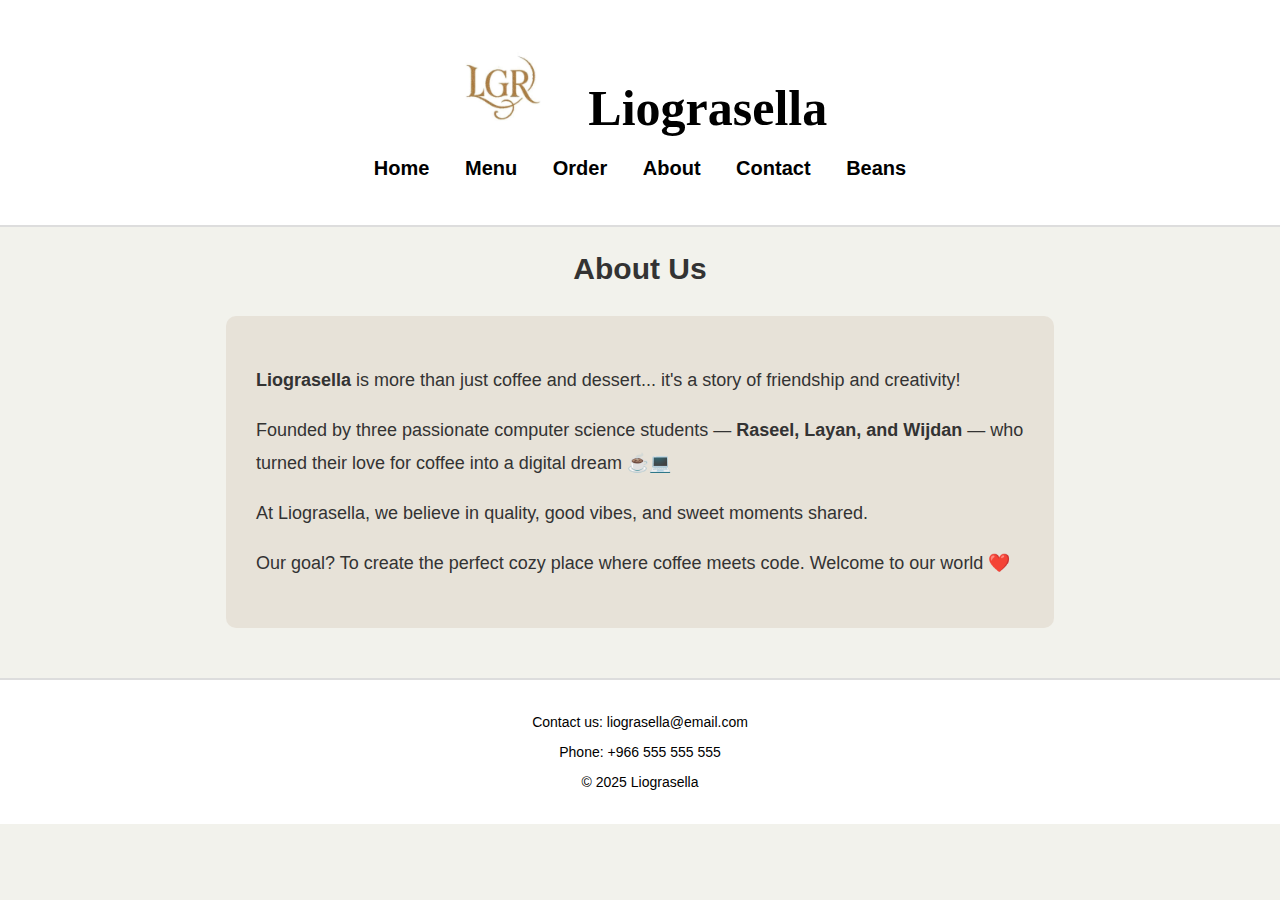
<file: about.html>
﻿<!DOCTYPE html>
<html>
<head>
    <title>About Liograsella</title>
    <link rel="stylesheet" href="style.css">
</head>
<body>

    <header>
        <div class="logo-container">
            <img src="logoo.jpg" alt="Liograsella Logo" class="header-logo">
            <span class="site-name">Liograsella</span>
        </div>
        <ul>
            <li><a href="home.html">Home</a></li>
            <li><a href="menu.html">Menu</a></li>
            <li><a href="order.html">Order</a></li>
            <li><a href="about.html">About</a></li>
            <li><a href="contact.html"> Contact</a></li>
            <li><a href="beans.html">Beans</a></li>

        </ul>
    </header>

    <h2>About Us</h2>

    <div class="about-box">
        <p><strong>Liograsella</strong> is more than just coffee and dessert... it's a story of friendship and creativity!</p>
        <p>Founded by three passionate computer science students — <strong>Raseel, Layan, and Wijdan</strong> — who turned their love for coffee into a digital dream ☕💻</p>
        <p>At Liograsella, we believe in quality, good vibes, and sweet moments shared.</p>
        <p>
            Our goal? To create the perfect cozy place where coffee meets code. Welcome to our world ❤️
        </p>
    </div>

    <footer>
        <p>Contact us: liograsella@email.com</p>
        <p>Phone: +966 555 555 555</p>
        <p>© 2025 Liograsella</p>
    </footer>

</body>
</html>
</file>
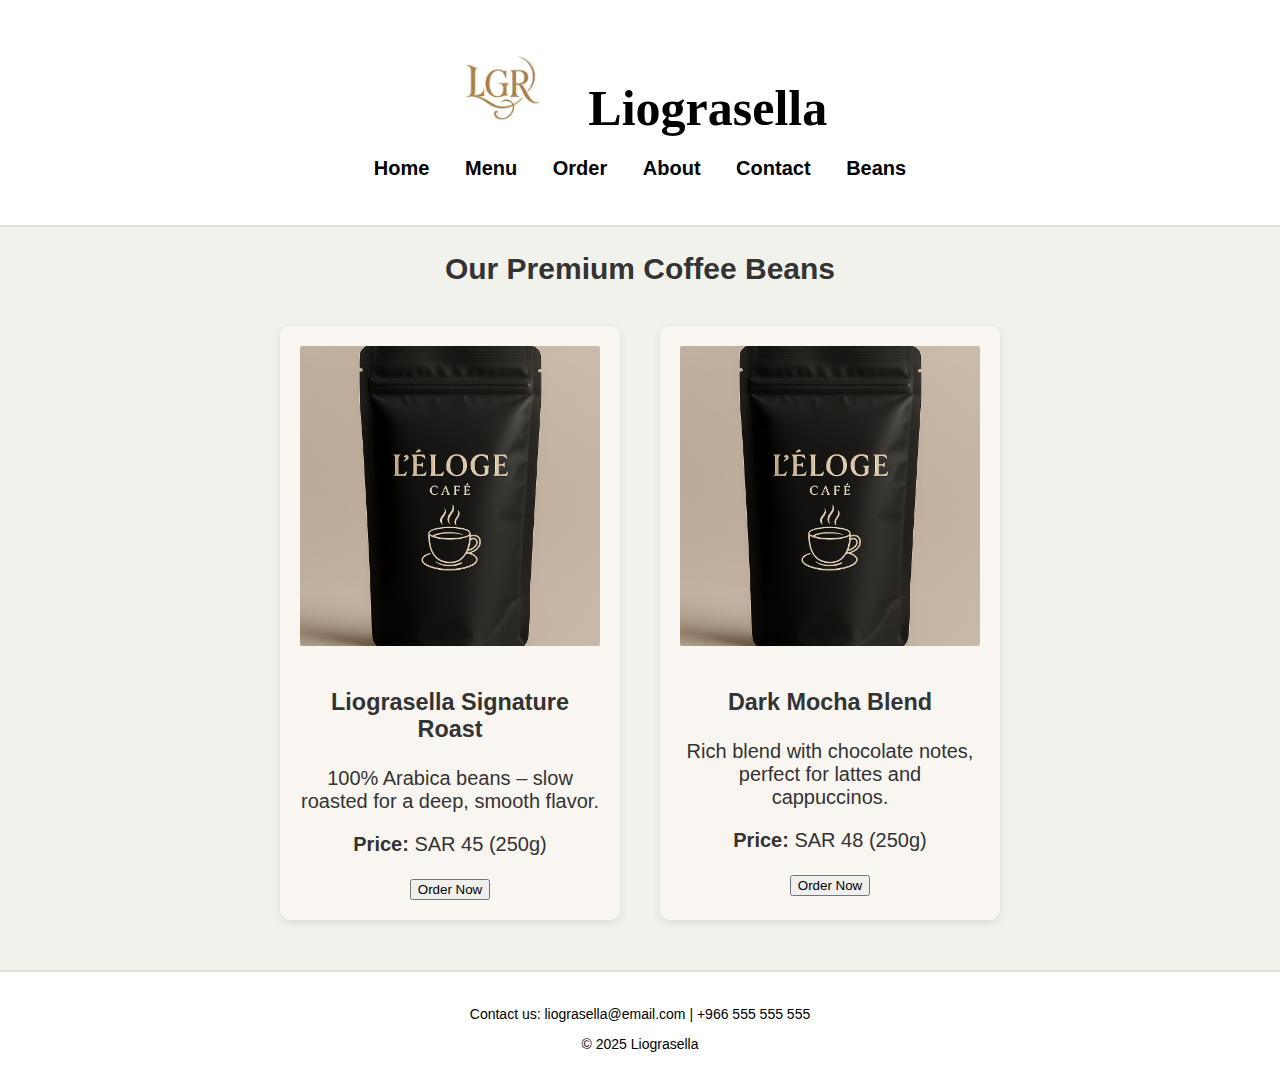
<file: beans.html>
﻿<!DOCTYPE html>
<html>
<head>
    <title>Our Coffee Beans - Liograsella</title>
    <link rel="stylesheet" href="style.css">
</head>
<body>

    <header>
        <div class="logo-container">
            <img src="logoo.jpg" alt="Liograsella Logo" class="header-logo">
            <span class="site-name">Liograsella</span>
        </div>
        <ul>
            <li><a href="home.html">Home</a></li>
            <li><a href="menu.html">Menu</a></li>
            <li><a href="order.html">Order</a></li>
            <li><a href="about.html">About</a></li>
            <li><a href="contact.html">Contact</a></li>
            <li><a href="beans.html">Beans</a></li>
        </ul>
    </header>

    <main>
        <h2>Our Premium Coffee Beans</h2>

        <div class="beans-container">

            <div class="bean-item">
                <img src="b1.png" alt="Liograsella Signature Roast">
                <h3>Liograsella Signature Roast</h3>
                <p>100% Arabica beans – slow roasted for a deep, smooth flavor.</p>
                <p><strong>Price:</strong> SAR 45 (250g)</p>
                <a href="order.html"><button>Order Now</button></a>
            </div>

            <div class="bean-item">
                <img src="b1.png" alt="Dark Mocha Blend">
                <h3>Dark Mocha Blend</h3>
                <p>Rich blend with chocolate notes, perfect for lattes and cappuccinos.</p>
                <p><strong>Price:</strong> SAR 48 (250g)</p>
                <a href="order.html"><button>Order Now</button></a>
            </div>

        </div>
    </main>
    <footer>
        <p>Contact us: liograsella@email.com | +966 555 555 555</p>
        <p>© 2025 Liograsella</p>
    </footer>

</body>
</html>
</file>
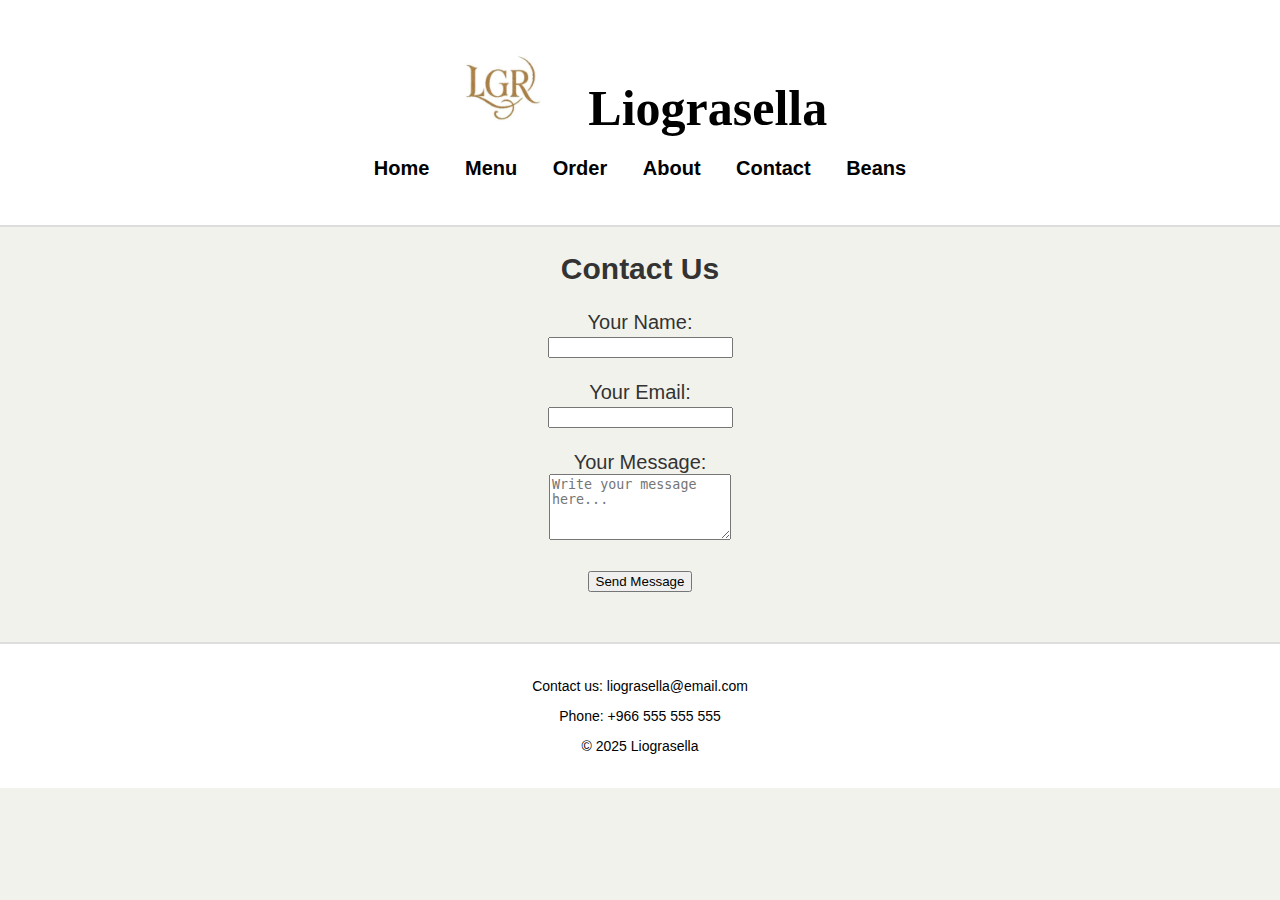
<file: contact.html>
﻿<!DOCTYPE html>
<html>
<head>
    <title>Contact Liograsella</title>
    <link rel="stylesheet" href="style.css">
</head>
<body>

    <header>
        <div class="logo-container">
            <img src="logoo.jpg" alt="Liograsella Logo" class="header-logo">
            <span class="site-name">Liograsella</span>
        </div>
        <ul>
            <li><a href="home.html">Home</a></li>
            <li><a href="menu.html">Menu</a></li>
            <li><a href="order.html">Order</a></li>
            <li><a href="about.html">About</a></li>
            <li><a href="contact.html">Contact</a></li>
            <li><a href="beans.html">Beans</a></li>

        </ul>
    </header>

    <h2>Contact Us</h2>

    <form id="contactForm">
        <label>Your Name:</label><br>
        <input type="text" required><br><br>

        <label>Your Email:</label><br>
        <input type="email" required><br><br>

        <label>Your Message:</label><br>
        <textarea rows="4" placeholder="Write your message here..." required></textarea><br><br>

        <button type="submit">Send Message</button>
    </form>

    <p id="message" style="display: none; color: green; font-weight: bold;">
        Thank you! Your message has been sent 💌
    </p>

    <footer>
        <p>Contact us: liograsella@email.com</p>
        <p>Phone: +966 555 555 555</p>
        <p>© 2025 Liograsella</p>
    </footer>

    <!-- JavaScript البسيط -->
    <script>
    document.getElementById("contactForm").onsubmit = function(e) {
      e.preventDefault();
      document.getElementById("message").style.display = "block";
    }
    </script>

</body>
</html>
</file>
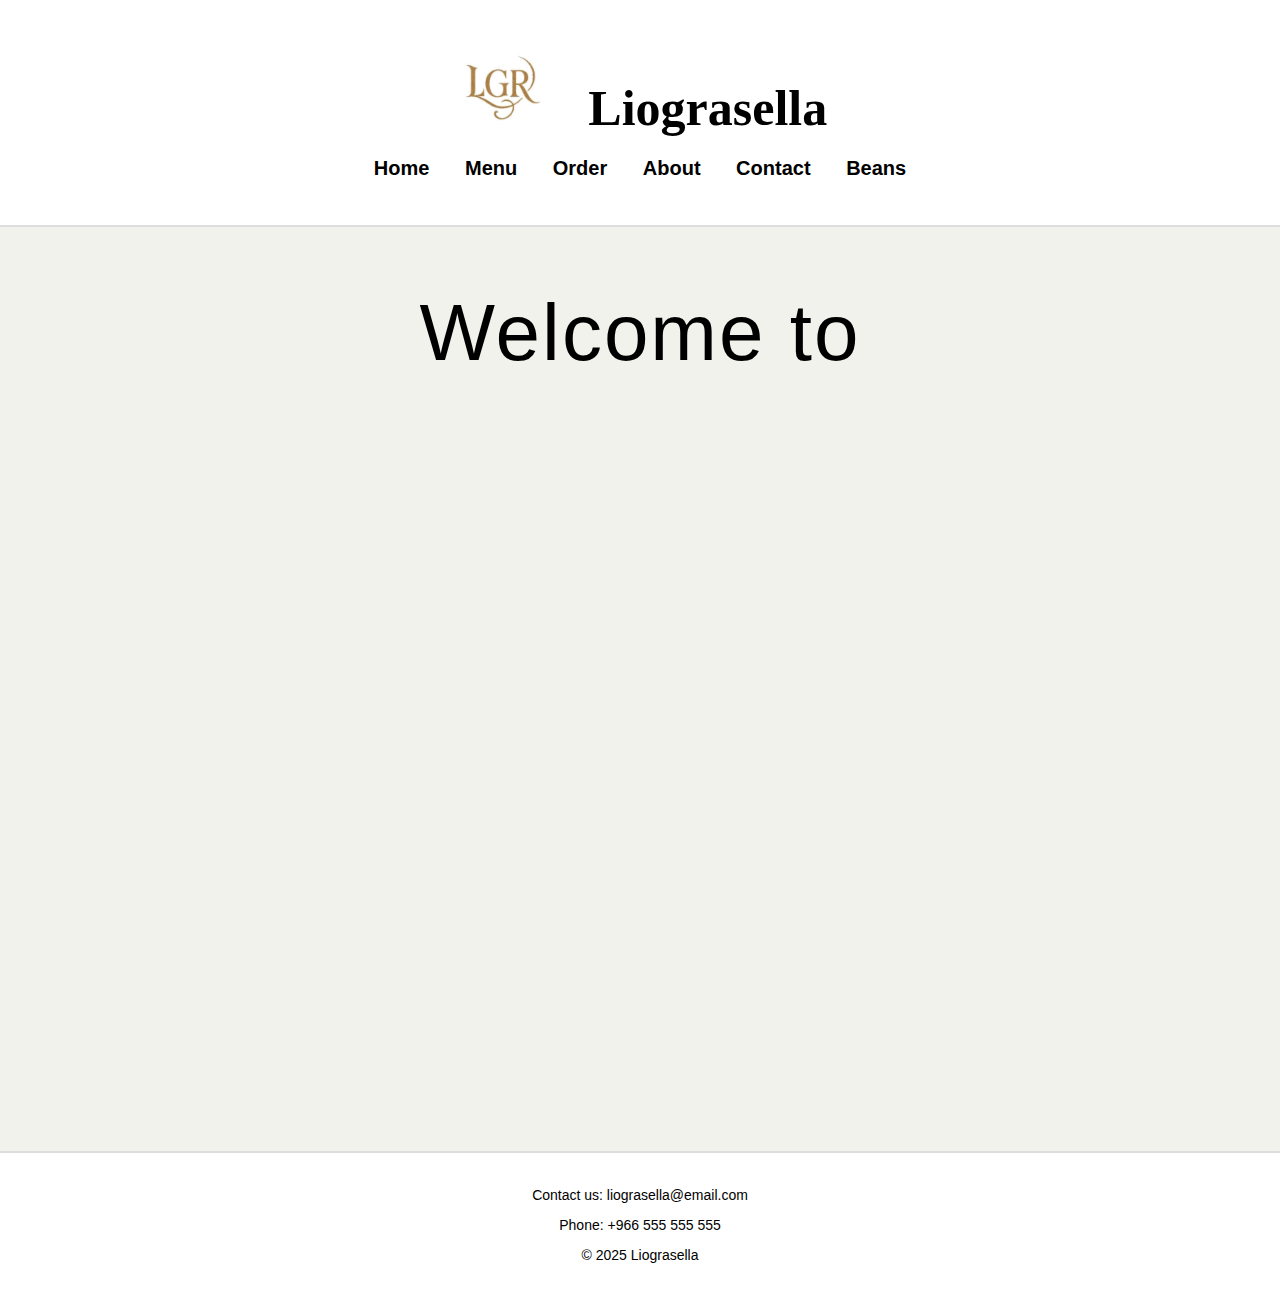
<file: home.html>
﻿<!DOCTYPE html>
<html>
<head>
    <title>Liograsella</title>
    <link rel="stylesheet" href="style.css">
</head>
<body>

    <header>
        <div class="logo-container">
            <img src="logoo.jpg" alt="Liograsella Logo" class="header-logo">
            <span class="site-name">Liograsella</span>
        </div>
        <ul>
            <li><a href="home.html">Home</a></li>
            <li><a href="menu.html">Menu</a></li>
            <li><a href="order.html">Order</a></li>
            <li><a href="about.html">About</a></li>
            <li><a href="contact.html"> Contact</a></li>
            <li><a href="beans.html">Beans</a></li>

        </ul>
    </header>

    <main>
        <p class="welcome-line">Welcome to</p>
        <img src="logo.jpg" alt="Liograsella Logo" class="main-logo">
        <p class="tagline">Your cozy spot for coffee, desserts, and good vibes ✨</p>
        <a href="menu.html" class="start-btn">Start Order</a>
    </main>
    <br>
    <br>

    <br>    <br>    <br>    <br>    <br>    <br>

    <footer>
        <p>Contact us: liograsella@email.com</p>
        <p>Phone: +966 555 555 555</p>
        <p>© 2025 Liograsella</p>
    </footer>

</body>
</html>
</file>
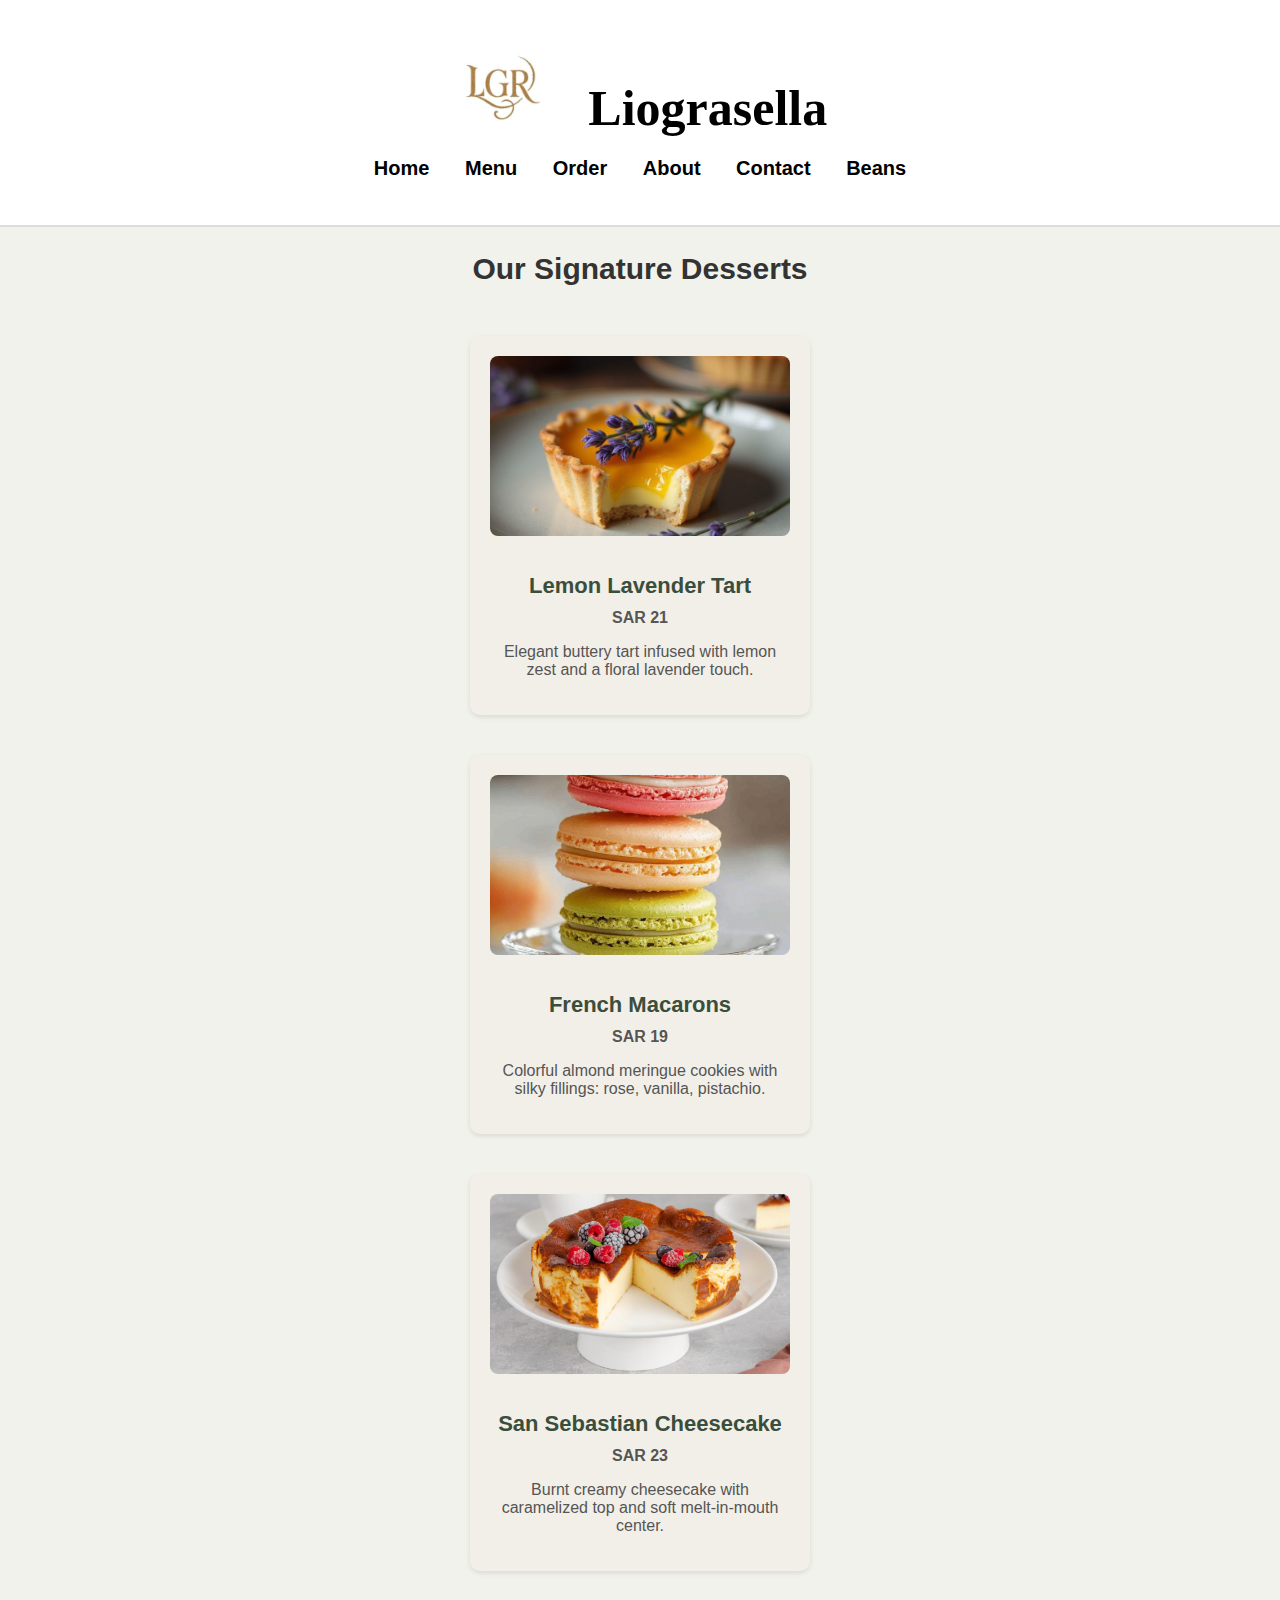
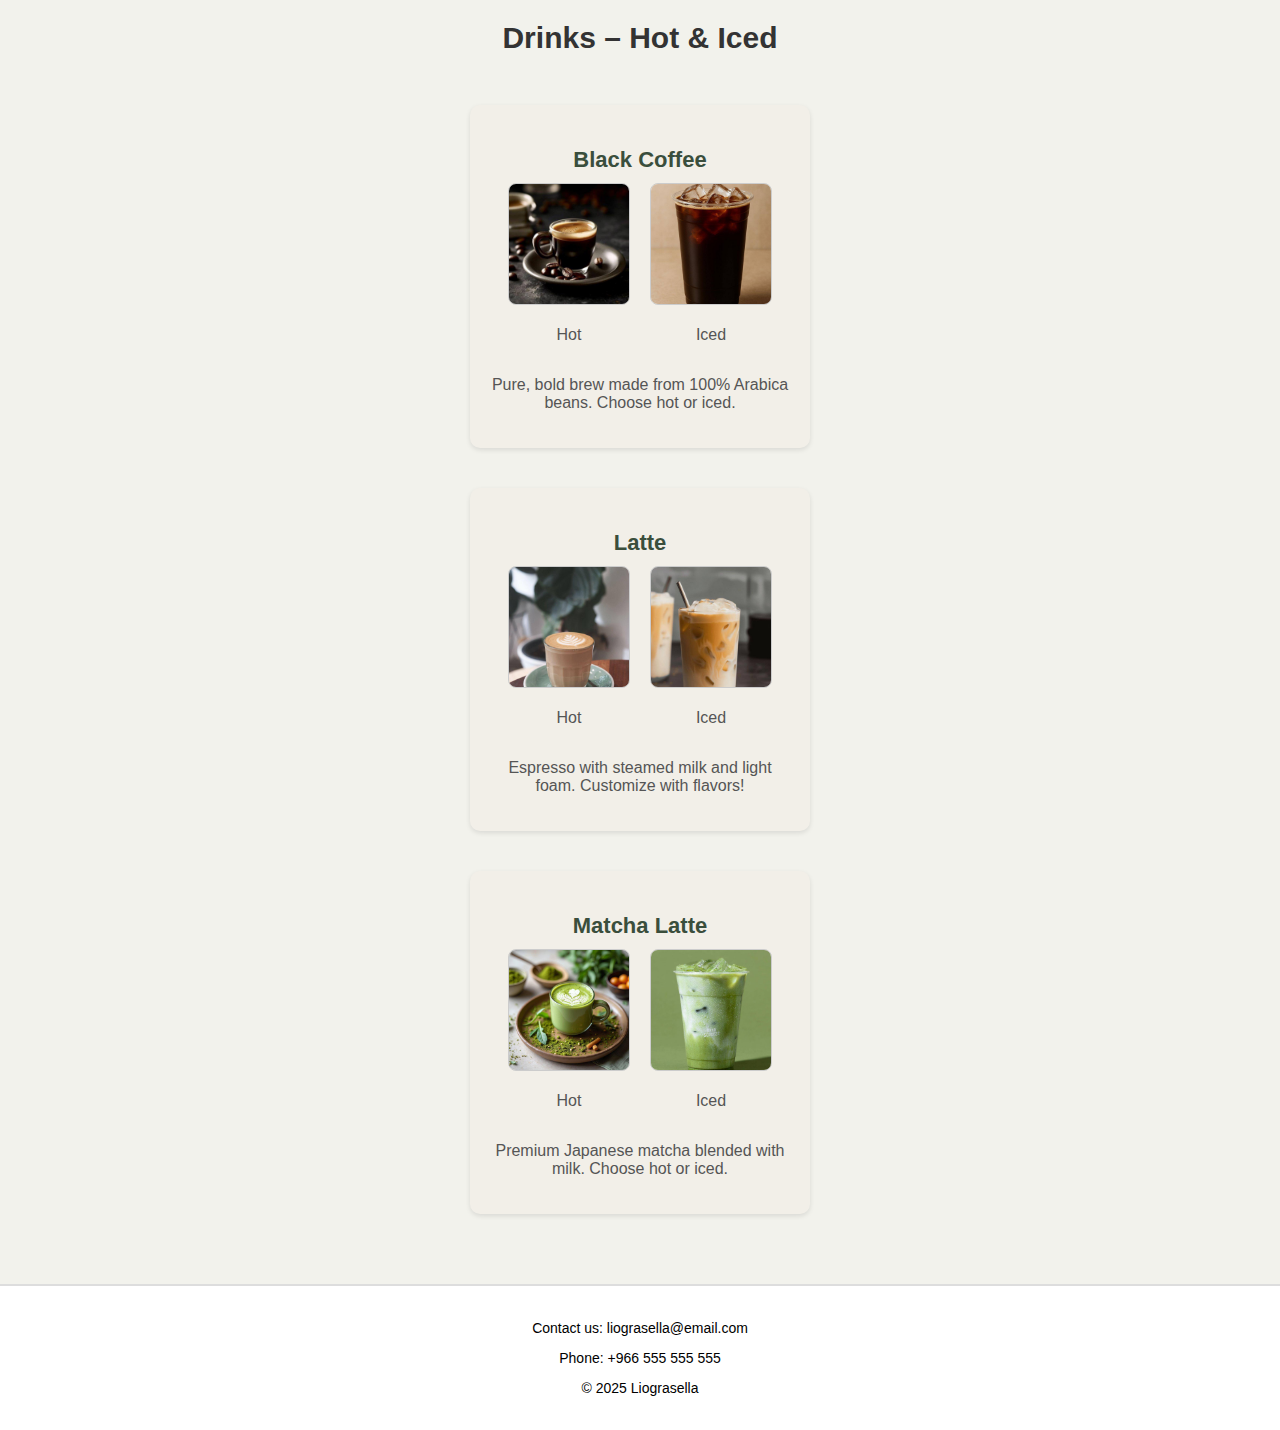
<file: menu.html>
﻿<!DOCTYPE html>
<html>
<head>
    <title>Liograsella Menu</title>
    <link rel="stylesheet" href="style.css">
</head>
<body>

    <header>
        <div class="logo-container">
            <img src="logoo.jpg" alt="Liograsella Logo" class="header-logo">
            <span class="site-name">Liograsella</span>
        </div>

        <ul>
            <li><a href="home.html">Home</a></li>
            <li><a href="menu.html">Menu</a></li>
            <li><a href="order.html">Order</a></li>
            <li><a href="about.html">About</a></li>
            <li><a href="contact.html"> Contact</a></li>
            <li><a href="beans.html">Beans</a></li>

        </ul>
    </header>

    <h2>Our Signature Desserts</h2>

    <div class="menu-items">

        <div class="item">
            <img src="tart.jpg" alt="Lemon Lavender Tart" class="menu-img">
            <h3>Lemon Lavender Tart</h3>
            <p class="price">SAR 21</p>
            <p>Elegant buttery tart infused with lemon zest and a floral lavender touch.</p>
        </div>

        <div class="item">
            <img src="mac.jpg" alt="French Macarons" class="menu-img">
            <h3>French Macarons</h3>
            <p class="price">SAR 19</p>
            <p>Colorful almond meringue cookies with silky fillings: rose, vanilla, pistachio.</p>
        </div>

        <div class="item">
            <img src="san.jpg" alt="San Sebastian Cheesecake" class="menu-img">
            <h3>San Sebastian Cheesecake</h3>
            <p class="price">SAR 23</p>
            <p>Burnt creamy cheesecake with caramelized top and soft melt-in-mouth center.</p>
        </div>

    </div>

    <h2>Drinks – Hot & Iced</h2>

    <div class="menu-items">

        <div class="item">
            <h3>Black Coffee</h3>
            <div class="drink-images">
                <div class="drink-option">
                    <img src="c2.jpg" alt="Hot Black Coffee">
                    <p>Hot</p>
                </div>
                <div class="drink-option">
                    <img src="c1.jpg" alt="Iced Black Coffee">
                    <p>Iced</p>
                </div>
            </div>
            <p>Pure, bold brew made from 100% Arabica beans. Choose hot or iced.</p>
        </div>

        <div class="item">
            <h3>Latte</h3>
            <div class="drink-images">
                <div class="drink-option">
                    <img src="l2.jpg" alt="Hot Latte">
                    <p>Hot</p>
                </div>
                <div class="drink-option">
                    <img src="l1.jpg" alt="Iced Latte">
                    <p>Iced</p>
                </div>
            </div>
            <p>Espresso with steamed milk and light foam. Customize with flavors!</p>
        </div>

        <div class="item">
            <h3>Matcha Latte</h3>
            <div class="drink-images">
                <div class="drink-option">
                    <img src="m2.jpg" alt="Hot Matcha Latte">
                    <p>Hot</p>
                </div>
                <div class="drink-option">
                    <img src="m1.jpg" alt="Iced Matcha Latte">
                    <p>Iced</p>
                </div>
            </div>
            <p>Premium Japanese matcha blended with milk. Choose hot or iced.</p>
        </div>

    </div>



    <footer>
        <p>Contact us: liograsella@email.com</p>
        <p>Phone: +966 555 555 555</p>
        <p>© 2025 Liograsella</p>
    </footer>

</body>
</html>
</file>
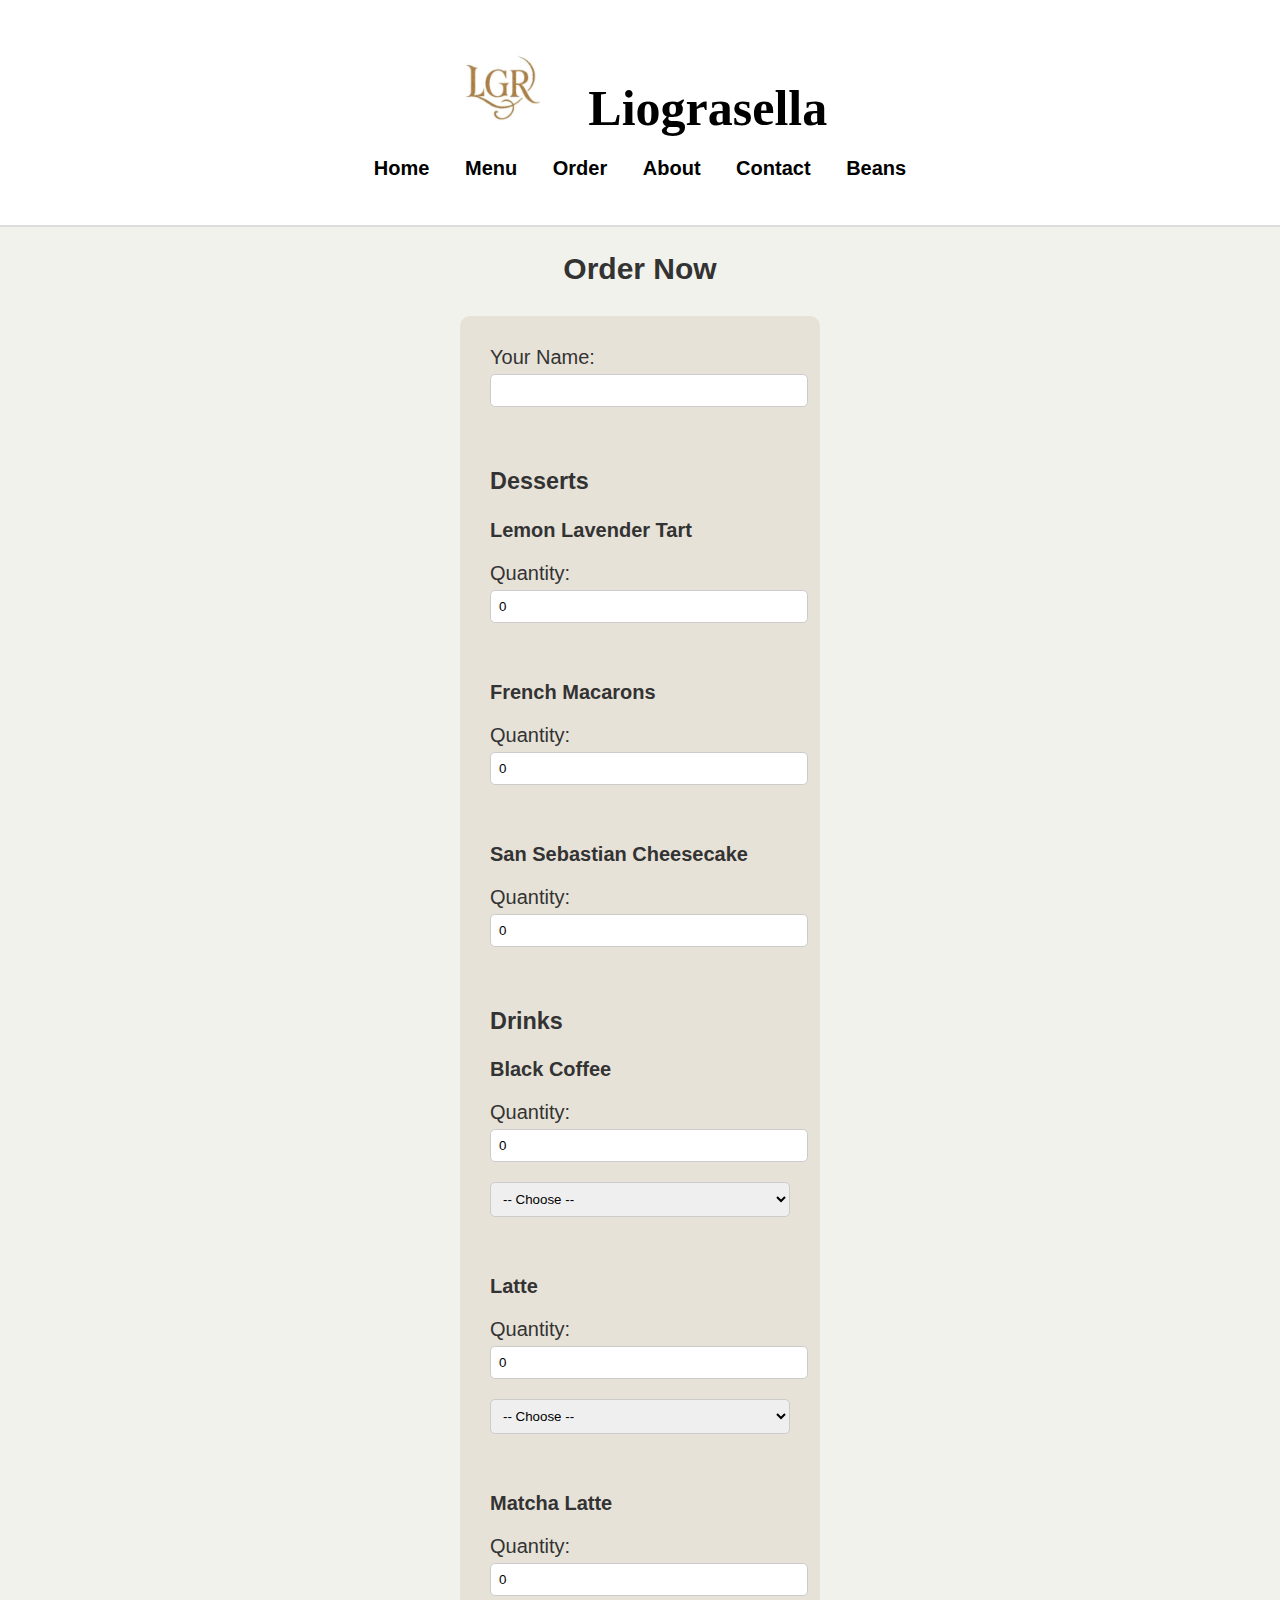
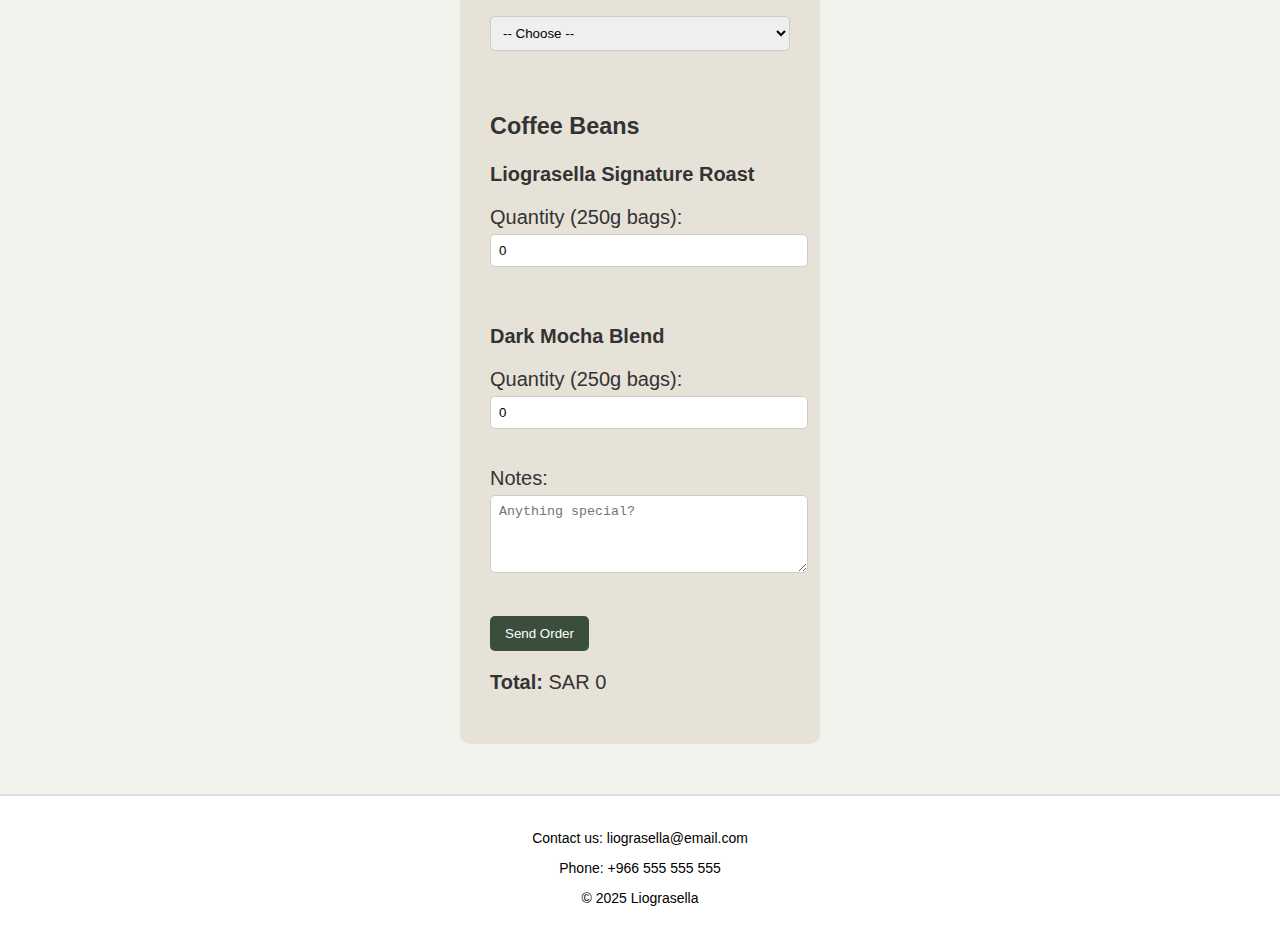
<file: order.html>
﻿<!DOCTYPE html>
<html>
<head>
    <title>Liograsella Order</title>
    <link rel="stylesheet" href="style.css">
</head>
<body>

    <header>
        <div class="logo-container">
            <img src="logoo.jpg" alt="Liograsella Logo" class="header-logo">
            <span class="site-name">Liograsella</span>
        </div>
        <ul>
            <li><a href="home.html">Home</a></li>
            <li><a href="menu.html">Menu</a></li>
            <li><a href="order.html">Order</a></li>
            <li><a href="about.html">About</a></li>
            <li><a href="contact.html">Contact</a></li>
            <li><a href="beans.html">Beans</a></li>

        </ul>
    </header>

    <h2>Order Now</h2>

    <form class="order-form" action="thankyou.html" method="get">
        <label>Your Name:</label><br>
        <input type="text" name="name" required><br><br>

        <!-- 🧁 الحلويات -->
        <h3>Desserts</h3>

        <p><strong>Lemon Lavender Tart</strong></p>
        <label>Quantity:</label>
        <input type="number" name="tart_qty" min="0" value="0"><br><br>

        <p><strong>French Macarons</strong></p>
        <label>Quantity:</label>
        <input type="number" name="macarons_qty" min="0" value="0"><br><br>

        <p><strong>San Sebastian Cheesecake</strong></p>
        <label>Quantity:</label>
        <input type="number" name="cheesecake_qty" min="0" value="0">
        <br><br>

        <!-- ☕ المشروبات -->
        <h3>Drinks</h3>

        <p><strong>Black Coffee</strong></p>
        <label>Quantity:</label>
        <input type="number" name="black_coffee_qty" min="0" value="0">
        <select name="black_coffee_temp">
            <option value="">-- Choose --</option>
            <option value="Hot">Hot</option>
            <option value="Iced">Iced</option>
        </select><br><br>

        <p><strong>Latte</strong></p>
        <label>Quantity:</label>
        <input type="number" name="latte_qty" min="0" value="0">
        <select name="latte_temp">
            <option value="">-- Choose --</option>
            <option value="Hot">Hot</option>
            <option value="Iced">Iced</option>
        </select><br><br>

        <p><strong>Matcha Latte</strong></p>
        <label>Quantity:</label>
        <input type="number" name="matcha_qty" min="0" value="0">
        <select name="matcha_temp">
            <option value="">-- Choose --</option>
            <option value="Hot">Hot</option>
            <option value="Iced">Iced</option>
        </select><br><br>

        <h3>Coffee Beans</h3>

        <p><strong>Liograsella Signature Roast</strong></p>
        <label>Quantity (250g bags):</label>
        <input type="number" name="beans_signature_qty" min="0" value="0"><br><br>

        <p><strong>Dark Mocha Blend</strong></p>
        <label>Quantity (250g bags):</label>
        <input type="number" name="beans_mocha_qty" min="0" value="0"><br><br>


        <!-- ملاحظات وزر الإرسال -->
        <label>Notes:</label><br>
        <textarea name="notes" rows="4" placeholder="Anything special?"></textarea><br><br>

        <button type="submit">Send Order</button>
        <p><strong>Total:</strong> <span id="total">SAR 0</span></p>
    </form>
    <script>
        const prices = {
            tart: 21,
            macarons: 19,
            cheesecake: 23,
            black: 14,
            latte: 17,
            matcha: 19
        };
        function updateTotal() {
            let total = 0;
            // الكميات من المدخلات
            const tartQty = document.querySelector('input[name="tart_qty"]').value;
            const macaronsQty = document.querySelector('input[name="macarons_qty"]').value;
            const cheesecakeQty = document.querySelector('input[name="cheesecake_qty"]').value;
            const blackQty = document.querySelector('input[name="black_coffee_qty"]').value;
            const latteQty = document.querySelector('input[name="latte_qty"]').value;
            const matchaQty = document.querySelector('input[name="matcha_qty"]').value;
            const signatureQty = document.querySelector('input[name="beans_signature_qty"]').value;
            const mochaQty = document.querySelector('input[name="beans_mocha_qty"]').value;
            // الحساب
            total += signatureQty * 45; // SAR 45 للبن الأول
            total += mochaQty * 48;     // SAR 48 للبن الثاني
            total += tartQty * prices.tart;
            total += macaronsQty * prices.macarons;
            total += cheesecakeQty * prices.cheesecake;
            total += blackQty * prices.black;
            total += latteQty * prices.latte;
            total += matchaQty * prices.matcha;
            document.getElementById("total").textContent = "SAR " + total;
        }
        // حدث تلقائي عند تغيير أي قيمة
        document.querySelectorAll('input').forEach(el => {
            el.addEventListener('input', updateTotal);
        });
    </script>
    <footer>
        <p>Contact us: liograsella@email.com</p>
        <p>Phone: +966 555 555 555</p>
        <p>© 2025 Liograsella</p>
    </footer>

</body>
</html>
</file>
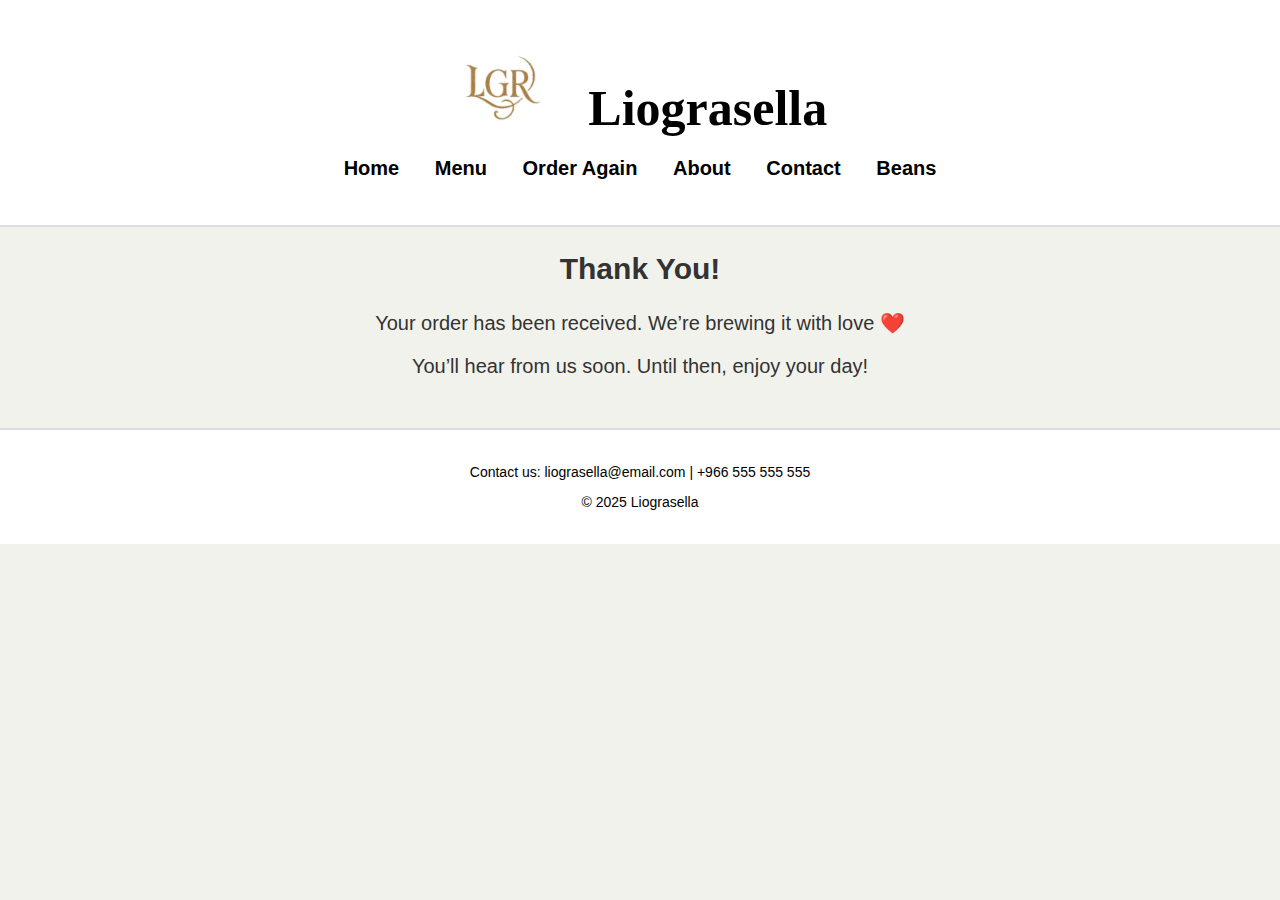
<file: thankyou.html>
﻿<!DOCTYPE html>
<html>
<head>
    <title>Thank You - Liograsella</title>
    <link rel="stylesheet" href="style.css">
</head>
<body>

    <header>
        <div class="logo-container">
            <img src="logoo.jpg" alt="Liograsella Logo" class="header-logo">
            <span class="site-name">Liograsella</span>
        </div>
        <ul>
            <li><a href="home.html">Home</a></li>
            <li><a href="menu.html">Menu</a></li>
            <li><a href="order.html">Order Again</a></li>
            <li><a href="about.html">About</a></li>
            <li><a href="contact.html"> Contact</a></li>
            <li><a href="beans.html">Beans</a></li>

        </ul>
    </header>

    <main>
        <h2>Thank You!</h2>
        <p>
            Your order has been received. We’re brewing it with love ❤️
        </p>
        <p>You’ll hear from us soon. Until then, enjoy your day!</p>
    </main>

    <footer>
        <p>Contact us: liograsella@email.com | +966 555 555 555</p>
        <p>© 2025 Liograsella</p>
    </footer>

</body>
</html>
</file>
<file: style.css>
﻿body {
    background-color: #f2f2ec;
    font-family: Arial, sans-serif;
    color: #333;
    text-align: center;
    font-size: 20px;
    padding: 0;
    margin: 0;
}

header {
    background-color: white;
    color: black;
    padding: 25px 0;
    border-bottom: 2px solid #ddd; /* خط يفصل الهيدر */
}


    header ul {
        list-style-type: none;
        padding: 0;
    }

        header ul li {
            display: inline;
            margin: 15px;
        }

    header a {
        text-decoration: none;
        color: black;
        font-weight: bold;
    }

.header-logo {
    width: 100px;
    height: 100px;
    margin-right: 30px;
}

.site-name {
    font-size: 50px; /* غيري الرقم حسب اللي تبينه */
    font-weight: bold;
    color: black;
    font-family: 'Georgia', serif;
}


.welcome-line {
    font-size: 80px;
    color: black;
    margin-top: 60px;
    margin-bottom: 15px;
    letter-spacing: 2px;
    animation: fadeSlideUp 1.2s ease-out;
}

.main-logo {
    width: 400px;
    max-width: 90%;
    display: block;
    margin: 0 auto 40px;
    opacity: 0;
    animation: fadeSlideUp 1.2s ease-out;
    animation-delay: 1s;
    animation-fill-mode: forwards;
}

/* الحركة */
@keyframes fadeSlideUp {
    0% {
        transform: translateY(30px);
        opacity: 0;
    }

    100% {
        transform: translateY(0);
        opacity: 1;
    }
}

.tagline {
    font-size: 16px;
    color: #555;
    margin-top: -10px;
    animation: fadeSlideUp 1.2s ease-out;
    animation-delay: 2s;
    animation-fill-mode: forwards;
    opacity: 0;
}

/* موجود مسبقاً بس للتأكيد */
@keyframes fadeSlideUp {
    0% {
        transform: translateY(30px);
        opacity: 0;
    }

    100% {
        transform: translateY(0);
        opacity: 1;
    }
}

.start-btn {
    display: inline-block;
    margin-top: 20px;
    padding: 10px 25px;
    background-color: #d4af37; /* ذهبي راقٍ */
    color: white;
    text-decoration: none;
    font-weight: bold;
    border-radius: 8px;
    font-size: 16px;
    opacity: 0;
    animation: fadeSlideUp 1.2s ease-out;
    animation-delay: 3s;
    animation-fill-mode: forwards;
    transition: background-color 0.3s ease, transform 0.3s ease;
}

    .start-btn:hover {
        background-color: #C5A880;
        transform: scale(1.05);
    }



footer {
    background-color: white;
    color: black;
    padding: 20px;
    margin-top: 50px;
    font-size: 14px;
    border-top: 2px solid #ddd; /* خط يفصل الفوتر */
}

.menu-items {
  display: flex;
  flex-direction: column;
  align-items: center;
  margin: 30px;
}

.item {
  background-color: #f2efe8;
  padding: 20px;
  margin: 15px;
  width: 300px;
  border-radius: 10px;
  box-shadow: 0px 2px 5px rgba(0,0,0,0.1);
}

.item h3 {
  margin-bottom: 10px;
  color: #3a4e3c;
  font-size: 22px;
}

.item p {
  font-size: 16px;
  color: #555;
}
.order-form {
  background-color: #e7e2d8;
  padding: 30px;
  width: 300px;
  margin: 30px auto;
  border-radius: 10px;
  text-align: left;
}

.order-form input,
.order-form select,
.order-form textarea {
  width: 100%;
  padding: 8px;
  margin-top: 5px;
  margin-bottom: 15px;
  border: 1px solid #ccc;
  border-radius: 5px;
}

.order-form button {
  background-color: #3a4e3c;
  color: white;
  border: none;
  padding: 10px 15px;
  border-radius: 5px;
  cursor: pointer;
}
.about-box {
  background-color: #e7e2d8;
  width: 60%;
  margin: 30px auto;
  padding: 30px;
  border-radius: 10px;
  text-align: left;
  font-size: 18px;
  line-height: 1.8;
}
.contact-form {
  background-color: #e7e2d8;
  width: 300px;
  margin: 30px auto;
  padding: 25px;
  border-radius: 10px;
  text-align: left;
}

.contact-form input,
.contact-form textarea {
  width: 100%;
  padding: 8px;
  margin: 8px 0;
  border-radius: 5px;
  border: 1px solid #ccc;
}

.contact-form button {
  background-color: #3a4e3c;
  color: white;
  border: none;
  padding: 10px 15px;
  border-radius: 5px;
  cursor: pointer;
}
.menu-img {
  width: 100%;
  height: 180px; 
  object-fit: cover;  
  border-radius: 8px;
  margin-bottom: 10px;
}

.drink-images {
    display: flex;
    justify-content: center;
    gap: 20px;
    margin-bottom: 15px;
}

.drink-option {
    text-align: center;
}

.drink-images img {
    width: 120px;
    height: 120px;
    object-fit: cover;
    border-radius: 8px;
    border: 1px solid #ccc;
}




.price {
  font-weight: bold;
  color: #3a4e3c;
  margin: 5px 0;
}
.item {
    background-color: #f2efe8;
    padding: 20px;
    margin: 20px auto;
    width: 300px;
    border-radius: 10px;
    box-shadow: 0px 2px 5px rgba(0,0,0,0.1);
}

    .item button {
        background-color: #3a4e3c;
        color: white;
        border: none;
        padding: 10px 15px;
        border-radius: 5px;
        cursor: pointer;
    }

.beans-container {
    display: flex;
    justify-content: center;
    gap: 40px;
    flex-wrap: wrap;
    margin: 40px auto;
}

.bean-item {
    background-color: #f9f6f2;
    padding: 20px;
    border-radius: 10px;
    width: 300px;
    box-shadow: 0 2px 8px rgba(0,0,0,0.1);
    text-align: center;
}

    .bean-item img {
        width: 300px;
        height: 300px;
        object-fit: cover;
        border-radius: 2px;
        margin-bottom: 15px;
    }
</file>
